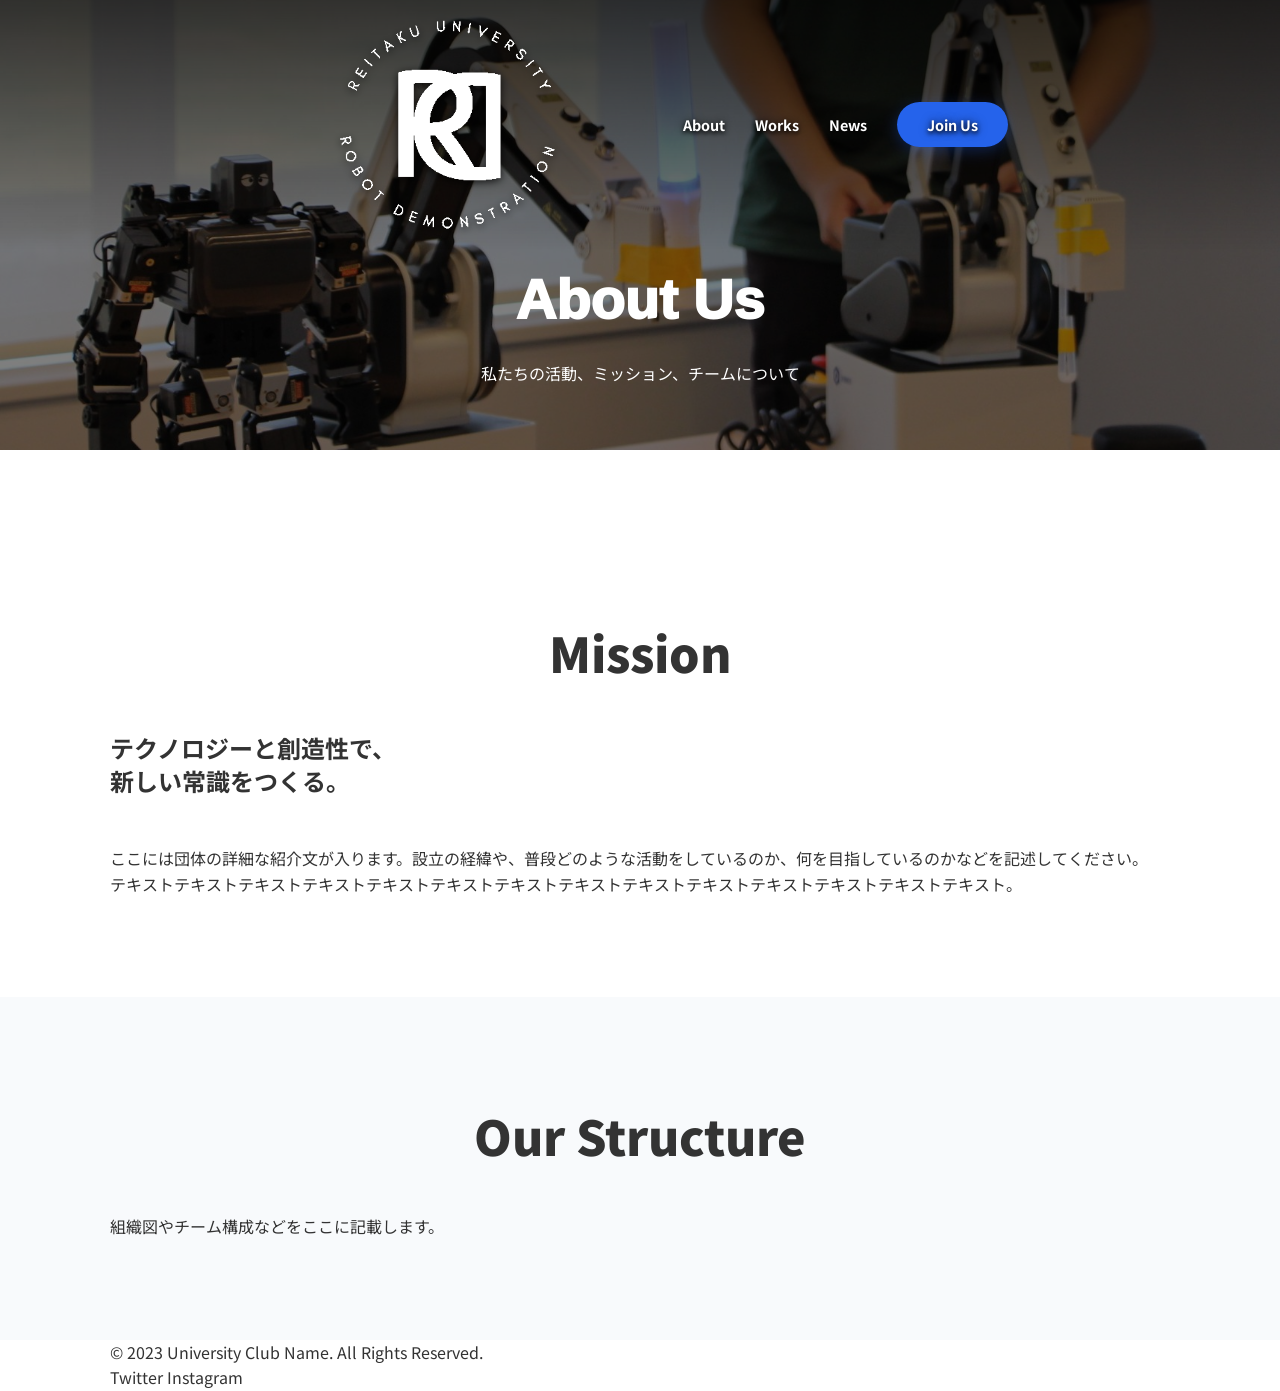
<file: public/about.html>
<!DOCTYPE html>
<html lang="ja">
<head>
    <meta charset="UTF-8">
    <meta name="viewport" content="width=device-width, initial-scale=1.0">
    <title>About Us | 麗澤ロボットデモ隊</title>
    <link rel="icon" type="image/x-icon" href="assets/img/logo.ico">
    <link rel="preconnect" href="https://fonts.googleapis.com">
    <link rel="preconnect" href="https://fonts.gstatic.com" crossorigin>
    <link href="https://fonts.googleapis.com/css2?family=Noto+Sans+JP:wght@400;700;900&display=swap" rel="stylesheet">
    <link rel="stylesheet" href="assets/css/style.css">
    <!-- 下層ページ用の一時的なスタイル（本来はstyle.cssに記述推奨） -->
    <style>
        .page-header {
            position: relative;
            height: 50vh;
            min-height: 400px;
            display: flex;
            align-items: center;
            justify-content: center;
            background-image: url('assets/img/title.JPG'); /* 背景画像 */
            background-size: cover;
            background-position: center;
            color: #fff;
            margin-bottom: 4rem;
        }
        .page-header::before {
            content: '';
            position: absolute;
            top: 0; left: 0; width: 100%; height: 100%;
            background: rgba(0,0,0,0.5); /* 文字を見やすくする暗いフィルター */
        }
        .page-title-content {
            position: relative;
            z-index: 2;
            text-align: center;
            margin-top: 12rem; /* 位置を下に調整 */
        }
        .page-title {
            font-size: 3.5rem;
            font-weight: 1000;
            margin-bottom: 1rem;
            font-family: 'Montserrat', sans-serif;
        }
    </style>
</head>
<body>

    <!-- Navigation (index.htmlと共通) -->
    <nav class="navbar">
        <div class="container nav-container">
            <a href="index.html" class="logo">
                <img src="assets/img/logo.png" alt="麗澤ロボットデモ隊">
            </a>

            <div class="menu-toggle" id="mobile-menu">
                <span class="bar"></span>
                <span class="bar"></span>
                <span class="bar"></span>
            </div>

            <ul class="nav-links">
                <!-- 自ページへのリンクはクラスなどで現在地表示をしても良い -->
              <li><a href="./about.html">About</a></li>
              <li><a href="./works.html">Works</a></li>
              <li><a href="./news.html">News</a></li>
              <li><a href="./join.html" class="btn-primary">Join Us</a></li>
            </ul>
        </div>
    </nav>

    <!-- Page Header (下層ページ用のヘッダー) -->
    <header class="page-header">
        <div class="page-title-content fade-in">
            <h1 class="page-title">About Us</h1>
            <p>私たちの活動、ミッション、チームについて</p>
        </div>
    </header>

    <!-- Main Content -->
    <main>
        <section class="section">
            <div class="container">
                <div class="about-text">
                    <h2 class="section-title">Mission</h2>
                    <p class="lead" style="margin-bottom: 3rem;">テクノロジーと創造性で、<br>新しい常識をつくる。</p>

                    <p>ここには団体の詳細な紹介文が入ります。設立の経緯や、普段どのような活動をしているのか、何を目指しているのかなどを記述してください。</p>
                    <p>テキストテキストテキストテキストテキストテキストテキストテキストテキストテキストテキストテキストテキストテキスト。</p>
                </div>
            </div>
        </section>

        <!-- メンバー紹介や沿革などをここに追加 -->
        <section class="section bg-light">
            <div class="container">
                <h2 class="section-title">Our Structure</h2>
                <p>組織図やチーム構成などをここに記載します。</p>
            </div>
        </section>
    </main>

    <!-- Footer -->
    <footer class="footer">
        <div class="container footer-content">
            <p>&copy; 2023 University Club Name. All Rights Reserved.</p>
            <div class="social-links">
                <a href="#">Twitter</a>
                <a href="#">Instagram</a>
            </div>
        </div>
    </footer>

    <script src="../src/js/script.js"></script>
</body>
</html>
</file>
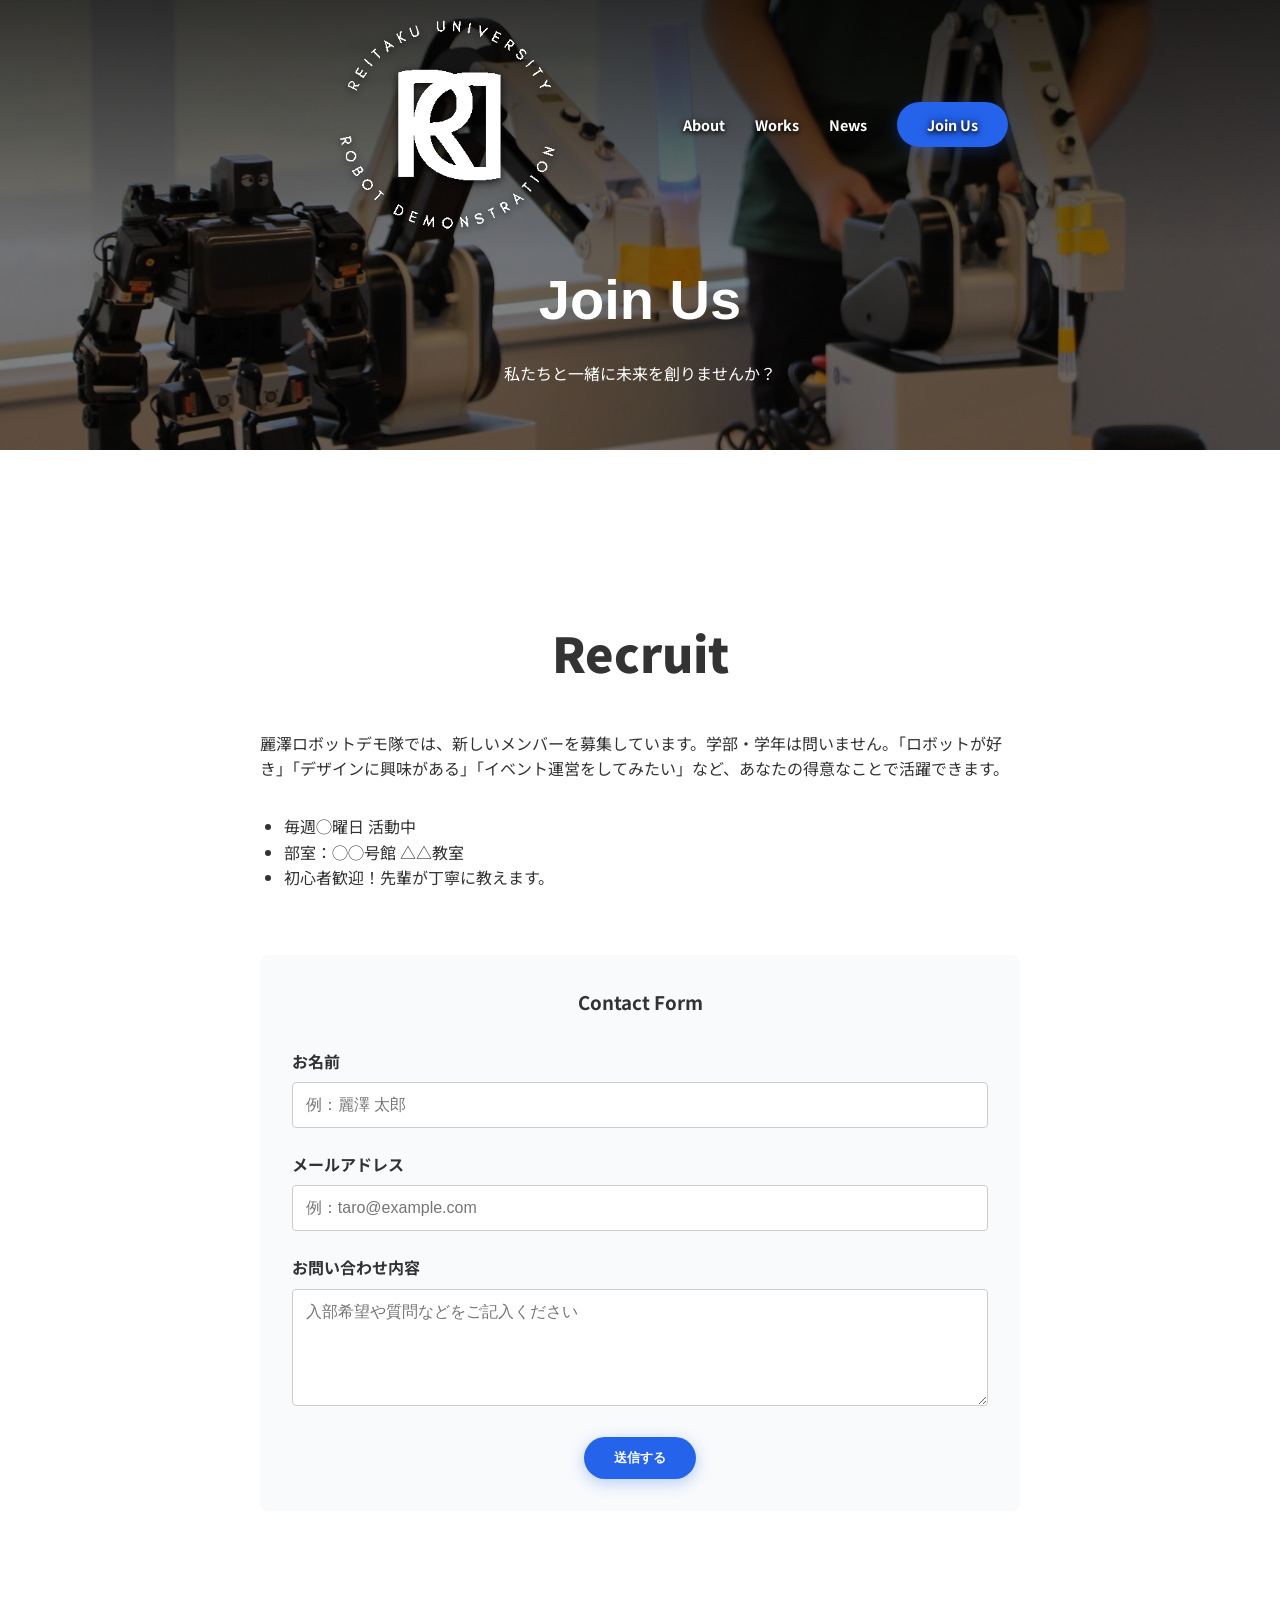
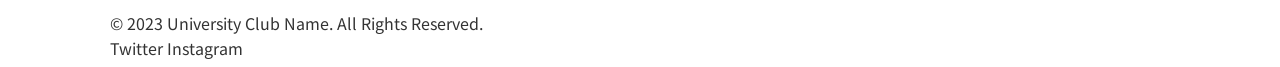
<file: public/join.html>
<!DOCTYPE html>
<html lang="ja">
<head>
    <meta charset="UTF-8">
    <meta name="viewport" content="width=device-width, initial-scale=1.0">
    <title>Join Us | 麗澤ロボットデモ隊</title>
    <link rel="icon" type="image/x-icon" href="assets/img/logo.ico">
    <link rel="preconnect" href="https://fonts.googleapis.com">
    <link rel="preconnect" href="https://fonts.gstatic.com" crossorigin>
    <link href="https://fonts.googleapis.com/css2?family=Noto+Sans+JP:wght@400;700;900&display=swap" rel="stylesheet">
    <link rel="stylesheet" href="assets/css/style.css">
    <style>
        /* 下層ページ用のヘッダースタイル */
        .page-header {
            position: relative;
            height: 50vh;
            min-height: 400px;
            display: flex;
            align-items: center;
            justify-content: center;
            background-image: url('assets/img/title.JPG');
            background-size: cover;
            background-position: center;
            color: #fff;
            margin-bottom: 4rem;
        }
        .page-header::before {
            content: '';
            position: absolute;
            top: 0; left: 0; width: 100%; height: 100%;
            background: rgba(0,0,0,0.5);
        }
        .page-title-content {
            position: relative;
            z-index: 2;
            text-align: center;
            margin-top: 12rem; /* 位置を下に調整 */
        }
        .page-title {
            font-size: 3.5rem;
            font-weight: 900;
            margin-bottom: 1rem;
            font-family: 'Montserrat', sans-serif;
        }

        /* フォーム用の簡易スタイル */
        .form-group { margin-bottom: 1.5rem; }
        .form-label { display: block; margin-bottom: 0.5rem; font-weight: bold; }
        .form-control {
            width: 100%;
            padding: 0.8rem;
            border: 1px solid #ccc;
            border-radius: 4px;
            font-size: 1rem;
        }
    </style>
</head>
<body>

    <!-- Navigation -->
    <nav class="navbar">
        <div class="container nav-container">
            <a href="index.html" class="logo">
                <img src="assets/img/logo.png" alt="麗澤ロボットデモ隊">
            </a>

            <div class="menu-toggle" id="mobile-menu">
                <span class="bar"></span>
                <span class="bar"></span>
                <span class="bar"></span>
            </div>

            <ul class="nav-links">
                <li><a href="./about.html">About</a></li>
                <li><a href="./works.html">Works</a></li>
                <li><a href="./news.html">News</a></li>
                <li><a href="./join.html" class="btn-primary">Join Us</a></li>
            </ul>
        </div>
    </nav>

    <!-- Page Header -->
    <header class="page-header">
        <div class="page-title-content fade-in">
            <h1 class="page-title">Join Us</h1>
            <p>私たちと一緒に未来を創りませんか？</p>
        </div>
    </header>

    <!-- Main Content -->
    <main>
        <section class="section">
            <div class="container" style="max-width: 800px;">
                <h2 class="section-title text-center">Recruit</h2>
                <div class="about-text" style="margin-bottom: 4rem;">
                    <p>麗澤ロボットデモ隊では、新しいメンバーを募集しています。学部・学年は問いません。「ロボットが好き」「デザインに興味がある」「イベント運営をしてみたい」など、あなたの得意なことで活躍できます。</p>
                    <ul style="margin-top: 2rem; list-style-type: disc; padding-left: 1.5rem;">
                        <li>毎週◯曜日 活動中</li>
                        <li>部室：◯◯号館 △△教室</li>
                        <li>初心者歓迎！先輩が丁寧に教えます。</li>
                    </ul>
                </div>

                <div class="contact-form bg-light" style="padding: 2rem; border-radius: 8px;">
                    <h3 class="text-center" style="margin-bottom: 2rem;">Contact Form</h3>
                    <form>
                        <div class="form-group">
                            <label class="form-label">お名前</label>
                            <input type="text" class="form-control" placeholder="例：麗澤 太郎">
                        </div>
                        <div class="form-group">
                            <label class="form-label">メールアドレス</label>
                            <input type="email" class="form-control" placeholder="例：taro@example.com">
                        </div>
                        <div class="form-group">
                            <label class="form-label">お問い合わせ内容</label>
                            <textarea class="form-control" rows="5" placeholder="入部希望や質問などをご記入ください"></textarea>
                        </div>
                        <div class="text-center">
                            <button type="submit" class="btn-primary" style="cursor: pointer; border: none;">送信する</button>
                        </div>
                    </form>
                </div>
            </div>
        </section>
    </main>

    <!-- Footer -->
    <footer class="footer">
        <div class="container footer-content">
            <p>&copy; 2023 University Club Name. All Rights Reserved.</p>
            <div class="social-links">
                <a href="#">Twitter</a>
                <a href="#">Instagram</a>
            </div>
        </div>
    </footer>

    <script src="../src/js/script.js"></script>
</body>
</html>
</file>
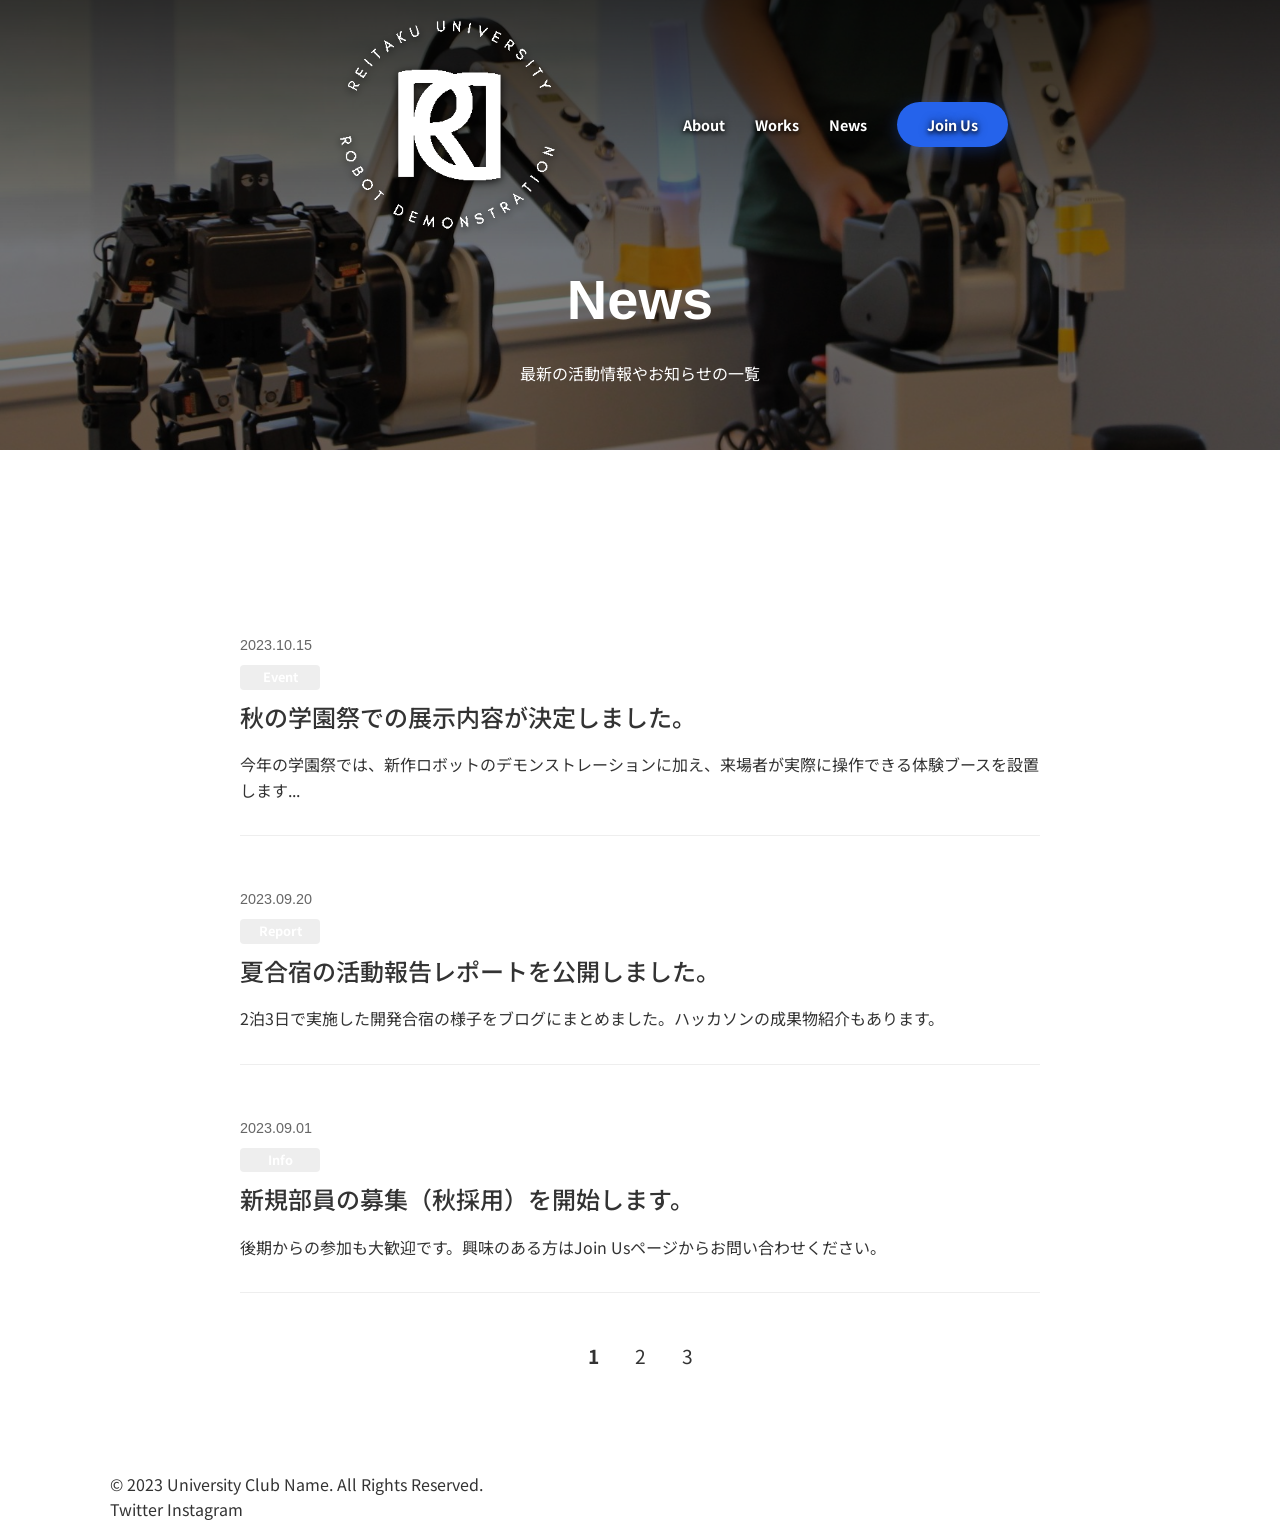
<file: public/news.html>
<!DOCTYPE html>
<html lang="ja">
<head>
    <meta charset="UTF-8">
    <meta name="viewport" content="width=device-width, initial-scale=1.0">
    <title>News | 麗澤ロボットデモ隊</title>
    <link rel="preconnect" href="https://fonts.googleapis.com">
    <link rel="icon" type="image/x-icon" href="assets/img/logo.ico">
    <link rel="preconnect" href="https://fonts.gstatic.com" crossorigin>
    <link href="https://fonts.googleapis.com/css2?family=Noto+Sans+JP:wght@400;700;900&display=swap" rel="stylesheet">
    <link rel="stylesheet" href="assets/css/style.css">
    <style>
        /* 下層ページ用のヘッダースタイル (about.htmlと同様) */
        .page-header {
            position: relative;
            height: 50vh;
            min-height: 400px;
            display: flex;
            align-items: center;
            justify-content: center;
            background-image: url('assets/img/title.JPG');
            background-size: cover;
            background-position: center;
            color: #fff;
            margin-bottom: 4rem;
        }
        .page-header::before {
            content: '';
            position: absolute;
            top: 0; left: 0; width: 100%; height: 100%;
            background: rgba(0,0,0,0.5);
        }
        .page-title-content {
            position: relative;
            z-index: 2;
            text-align: center;
            margin-top: 12rem; /* 位置を下に調整 */
        }
        .page-title {
            font-size: 3.5rem;
            font-weight: 900;
            margin-bottom: 1rem;
            font-family: 'Montserrat', sans-serif;
        }
    </style>
</head>
<body>

    <!-- Navigation -->
    <nav class="navbar">
        <div class="container nav-container">
            <a href="index.html" class="logo">
                <img src="assets/img/logo.png" alt="麗澤ロボットデモ隊">
            </a>

            <div class="menu-toggle" id="mobile-menu">
                <span class="bar"></span>
                <span class="bar"></span>
                <span class="bar"></span>
            </div>

            <ul class="nav-links">
                <li><a href="./about.html">About</a></li>
                <li><a href="./works.html">Works</a></li>
                <li><a href="./news.html">News</a></li>
                <li><a href="./join.html" class="btn-primary">Join Us</a></li>
            </ul>
        </div>
    </nav>

    <!-- Page Header -->
    <header class="page-header">
        <div class="page-title-content fade-in">
            <h1 class="page-title">News</h1>
            <p>最新の活動情報やお知らせの一覧</p>
        </div>
    </header>

    <!-- Main Content -->
    <main>
        <section class="section">
            <div class="container">
                <!-- ニュースリスト (トップページより詳細なリストを想定) -->
                <div class="news-list">
                    <article class="news-item" style="display:flex; flex-direction:column; align-items:flex-start; margin-bottom: 2rem; border-bottom: 1px solid #eee; padding-bottom: 2rem;">
                        <span class="news-date" style="color:#666; font-size:0.9rem;">2023.10.15</span>
                        <span class="news-cat" style="background:#eee; padding:2px 8px; font-size:0.8rem; margin: 0.5rem 0;">Event</span>
                        <h3 class="news-title" style="font-size:1.5rem; margin-bottom:1rem;">秋の学園祭での展示内容が決定しました。</h3>
                        <p>今年の学園祭では、新作ロボットのデモンストレーションに加え、来場者が実際に操作できる体験ブースを設置します...</p>
                    </article>

                    <article class="news-item" style="display:flex; flex-direction:column; align-items:flex-start; margin-bottom: 2rem; border-bottom: 1px solid #eee; padding-bottom: 2rem;">
                        <span class="news-date" style="color:#666; font-size:0.9rem;">2023.09.20</span>
                        <span class="news-cat" style="background:#eee; padding:2px 8px; font-size:0.8rem; margin: 0.5rem 0;">Report</span>
                        <h3 class="news-title" style="font-size:1.5rem; margin-bottom:1rem;">夏合宿の活動報告レポートを公開しました。</h3>
                        <p>2泊3日で実施した開発合宿の様子をブログにまとめました。ハッカソンの成果物紹介もあります。</p>
                    </article>

                    <article class="news-item" style="display:flex; flex-direction:column; align-items:flex-start; margin-bottom: 2rem; border-bottom: 1px solid #eee; padding-bottom: 2rem;">
                        <span class="news-date" style="color:#666; font-size:0.9rem;">2023.09.01</span>
                        <span class="news-cat" style="background:#eee; padding:2px 8px; font-size:0.8rem; margin: 0.5rem 0;">Info</span>
                        <h3 class="news-title" style="font-size:1.5rem; margin-bottom:1rem;">新規部員の募集（秋採用）を開始します。</h3>
                        <p>後期からの参加も大歓迎です。興味のある方はJoin Usページからお問い合わせください。</p>
                    </article>
                </div>

                <!-- ページネーションなどのプレースホルダー -->
                <div style="text-align:center; margin-top:3rem;">
                    <span style="font-size:1.2rem; margin:0 1rem; font-weight:bold;">1</span>
                    <a href="#" style="font-size:1.2rem; margin:0 1rem; text-decoration:none;">2</a>
                    <a href="#" style="font-size:1.2rem; margin:0 1rem; text-decoration:none;">3</a>
                </div>
            </div>
        </section>
    </main>

    <!-- Footer -->
    <footer class="footer">
        <div class="container footer-content">
            <p>&copy; 2023 University Club Name. All Rights Reserved.</p>
            <div class="social-links">
                <a href="#">Twitter</a>
                <a href="#">Instagram</a>
            </div>
        </div>
    </footer>

    <script src="../src/js/script.js"></script>
</body>
</html>
</file>
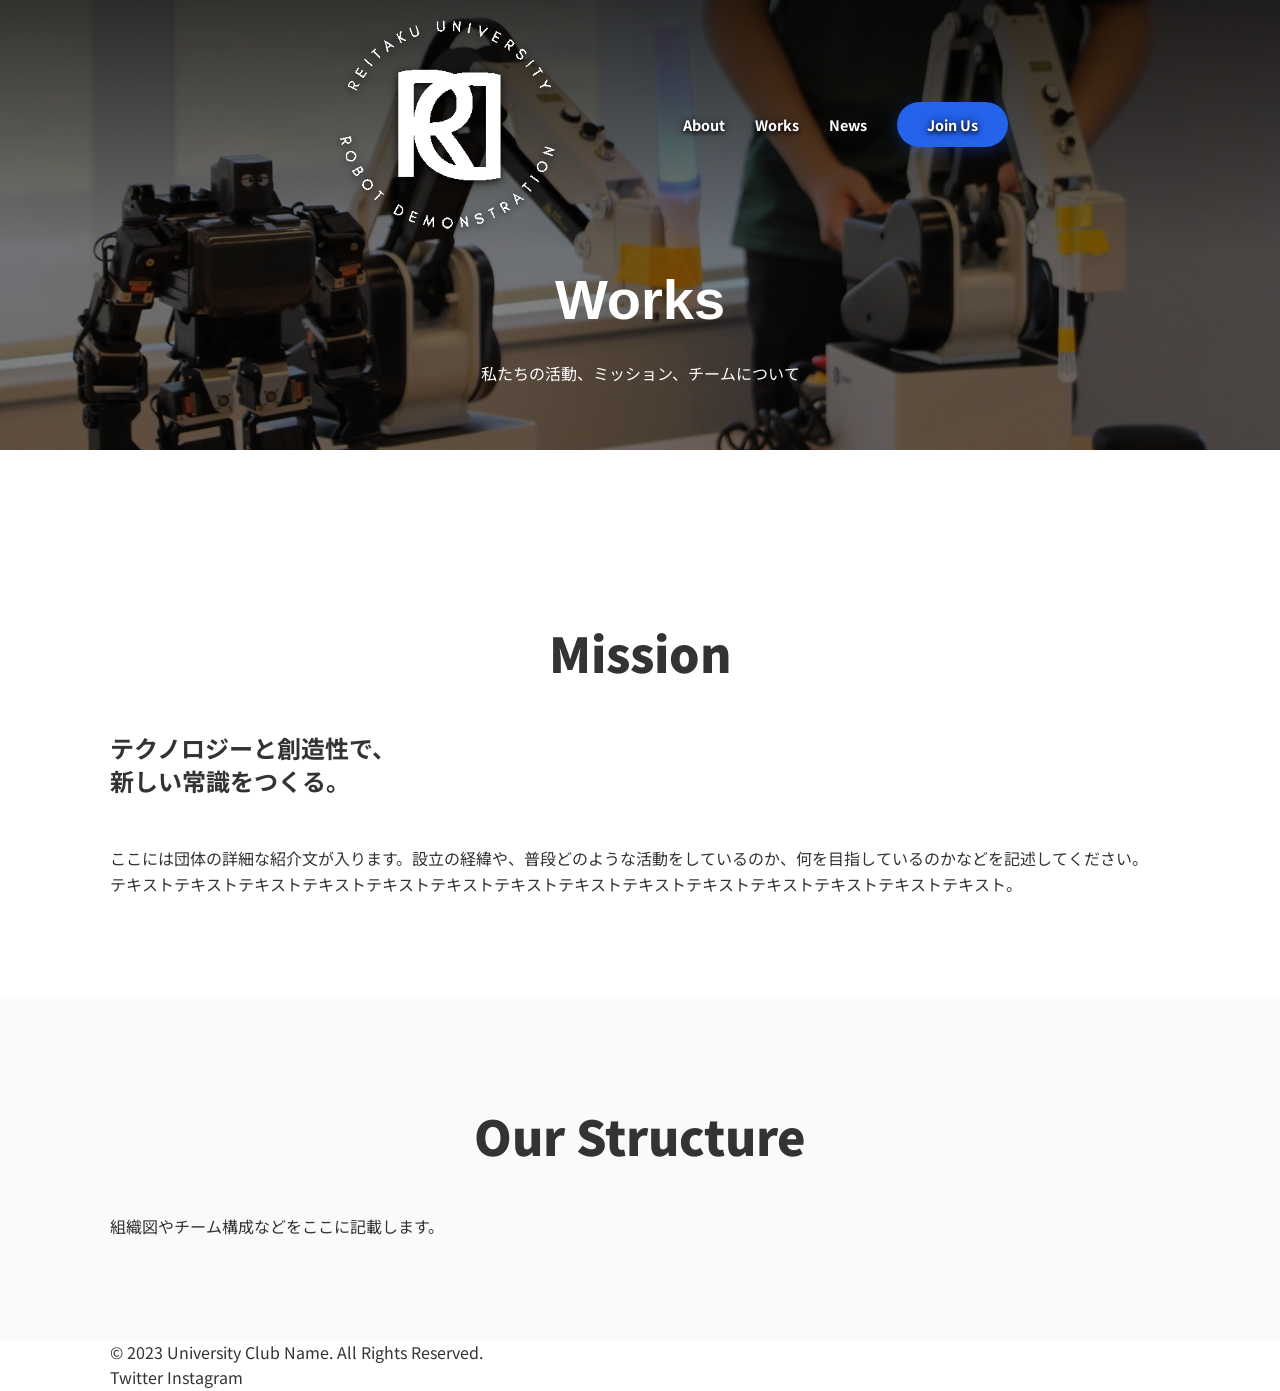
<file: public/works.html>
<!DOCTYPE html>
<html lang="ja">
<head>
    <meta charset="UTF-8">
    <meta name="viewport" content="width=device-width, initial-scale=1.0">
    <title>Works | 麗澤ロボットデモ隊</title>
    <link rel="preconnect" href="https://fonts.googleapis.com">
    <link rel="icon" type="image/x-icon" href="assets/img/logo.ico">
    <link rel="preconnect" href="https://fonts.gstatic.com" crossorigin>
    <link href="https://fonts.googleapis.com/css2?family=Noto+Sans+JP:wght@400;700;900&display=swap" rel="stylesheet">
    <link rel="stylesheet" href="assets/css/style.css">
    <!-- 下層ページ用の一時的なスタイル（本来はstyle.cssに記述推奨） -->
    <style>
        .page-header {
            position: relative;
            height: 50vh;
            min-height: 400px;
            display: flex;
            align-items: center;
            justify-content: center;
            background-image: url('assets/img/title.JPG'); /* 背景画像 */
            background-size: cover;
            background-position: center;
            color: #fff;
            margin-bottom: 4rem;
        }
        .page-header::before {
            content: '';
            position: absolute;
            top: 0; left: 0; width: 100%; height: 100%;
            background: rgba(0,0,0,0.5); /* 文字を見やすくする暗いフィルター */
        }
        .page-title-content {
            position: relative;
            z-index: 2;
            text-align: center;
            margin-top: 12rem;
        }
        .page-title {
            font-size: 3.5rem;
            font-weight: 900;
            margin-bottom: 1rem;
            font-family: 'Montserrat', sans-serif;
        }
    </style>
</head>
<body>

    <!-- Navigation (index.htmlと共通) -->
    <nav class="navbar">
        <div class="container nav-container">
            <a href="index.html" class="logo">
                <img src="assets/img/logo.png" alt="麗澤ロボットデモ隊">
            </a>

            <div class="menu-toggle" id="mobile-menu">
                <span class="bar"></span>
                <span class="bar"></span>
                <span class="bar"></span>
            </div>

            <ul class="nav-links">
                <!-- 自ページへのリンクはクラスなどで現在地表示をしても良い -->
                <li><a href="./about.html">About</a></li>
                <!-- 他のセクションへのリンクはindex.htmlへのアンカーに変更 -->
                <li><a href="./works.html">Works</a></li>
                <li><a href="./news.html">News</a></li>
                <li><a href="#contact" class="btn-primary">Join Us</a></li>
            </ul>
        </div>
    </nav>

    <!-- Page Header (下層ページ用のヘッダー) -->
    <header class="page-header">
        <div class="page-title-content fade-in">
            <h1 class="page-title">Works</h1>
            <p>私たちの活動、ミッション、チームについて</p>
        </div>
    </header>

    <!-- Main Content -->
    <main>
        <section class="section">
            <div class="container">
                <div class="about-text">
                    <h2 class="section-title">Mission</h2>
                    <p class="lead" style="margin-bottom: 3rem;">テクノロジーと創造性で、<br>新しい常識をつくる。</p>

                    <p>ここには団体の詳細な紹介文が入ります。設立の経緯や、普段どのような活動をしているのか、何を目指しているのかなどを記述してください。</p>
                    <p>テキストテキストテキストテキストテキストテキストテキストテキストテキストテキストテキストテキストテキストテキスト。</p>
                </div>
            </div>
        </section>

        <!-- メンバー紹介や沿革などをここに追加 -->
        <section class="section bg-light">
            <div class="container">
                <h2 class="section-title">Our Structure</h2>
                <p>組織図やチーム構成などをここに記載します。</p>
            </div>
        </section>
    </main>

    <!-- Footer -->
    <footer class="footer">
        <div class="container footer-content">
            <p>&copy; 2023 University Club Name. All Rights Reserved.</p>
            <div class="social-links">
                <a href="#">Twitter</a>
                <a href="#">Instagram</a>
            </div>
        </div>
    </footer>

    <script src="../src/js/script.js"></script>
</body>
</html>
</file>
<file: public/assets/css/style.css>
:root {
    --primary-color: #2563eb;
    --accent-color: #e74c3c;
    --text-color: #333;
    --bg-color: #fff;
    --bg-light: #f8fafc;

    /* PC Nav Settings */
    --nav-height: 250px;         /* PC: 初期状態の高さ */
    --nav-height-scroll: 80px;   /* PC: スクロール時の高さ */

    /* Mobile Nav Settings (ここを追加・調整可能に) */
    --nav-height-mobile: 200px;        /* スマホ: 初期状態の高さ */
    --nav-height-scroll-mobile: 100px; /* スマホ: スクロール時の高さ */

    /* Logo Size Settings (ここでロゴサイズを指定) */
    --logo-height: 350px;        /* PC: 通常時の高さ */
    --logo-height-scroll: 100px; /* PC: スクロール時の高さ */

    /* スマホ用ロゴ設定 */
    --logo-height-mobile: 250px;        /* スマホ: 高さ */
    --logo-height-scroll-mobile: 120px;  /* スマホ: スクロール時の高さ (追加) */

    --transition: all 0.3s ease;
    --font-heading: 'Montserrat', sans-serif;
    --font-body: 'Noto Sans JP', sans-serif;
}

/* Base Font Size Settings for different screens */
html {
    font-size: 16px;
}

@media (max-width: 768px) {
    html {
        font-size: 15px;
    }
}

@media (max-width: 480px) {
    html {
        font-size: 14px;
    }
}

* {
    margin: 0;
    padding: 0;
    box-sizing: border-box;
}

body {
    font-family: var(--font-body);
    color: var(--text-color);
    line-height: 1.6;
    overflow-x: hidden;
    background-color: var(--bg-color);
}

a { text-decoration: none; color: inherit; }
ul { list-style: none; }

/* Utilities */
.container {
    max-width: 1100px;
    margin: 0 auto;
    padding: 0 20px;
}

.section { padding: 100px 0; position: relative; }
.bg-light { background-color: var(--bg-light); }

/* Navigation */
.navbar {
    position: fixed; /* stickyから変更: 動画の上に重ねる */
    top: 0;
    width: 100%;
    height: var(--nav-height);
    background: transparent; /* 初期状態は透明 */
    display: flex;
    align-items: center;
    z-index: 1000;
    transition: var(--transition); /* 高さの変化もアニメーション */
    border-bottom: none;
}

.navbar.scrolled {
    background: rgba(255, 255, 255, 0.98); /* スクロール時は白背景 */
    box-shadow: 0 2px 10px rgba(0,0,0,0.1);
    height: var(--nav-height-scroll); /* 変数に変更 */
}

.nav-container {
    width: 100%;
    display: flex;
    justify-content: center;
    align-items: center;
    gap: 60px;
}

/* --- ここから修正：スクロール前のスタイル強化 --- */

/* スクロールしていない時だけ、ナビゲーション背景に薄い黒グラデーションを敷くことで文字を見やすくする */
.navbar:not(.scrolled) {
    background: linear-gradient(to bottom, rgba(0,0,0,0.6) 0%, transparent 100%);
}

/* スクロールしていない時のリンク文字（白文字＋強めの影） */
.navbar:not(.scrolled) .nav-links a {
    color: #fff;
    text-shadow: 0 0 10px rgba(0,0,0,0.7), 0 2px 4px rgba(0,0,0,0.9); /* 影を重ね掛けして視認性アップ */
}

/* スクロールしていない時のロゴ（黒いロゴ画像を白く反転＋影） */
.navbar:not(.scrolled) .logo img {
    filter: brightness(0) invert(1) drop-shadow(0 2px 4px rgba(0,0,0,0.8));
}

/* スクロールしていない時のハンバーガーメニュー */
.navbar:not(.scrolled) .menu-toggle .bar {
    background-color: #fff;
    box-shadow: 0 1px 3px rgba(0,0,0,0.8);
}

/* --- 修正ここまで --- */

/* スクロールした時の文字色（通常色に戻す） */
.navbar.scrolled .nav-links a {
    color: var(--text-color);
}

.logo {
    /* 画像配置用にフレックスボックス化 */
    display: flex;
    align-items: center;
}

/* 旧設定：固定サイズ
.logo img {
    height: 50px;
    width: auto;
    ...
}
*/

/* 新設定：自動調整 */
.logo img {
    height: var(--logo-height); /* 変数で指定した高さ */
    width: auto;                /* 幅は自動（比率維持） */
    max-width: 100%;
    display: block;
    transition: var(--transition);
    object-fit: contain;   /* 歪み防止 */
}

/* スクロール時にロゴ画像も小さくする */
.navbar.scrolled .logo img {
    height: var(--logo-height-scroll); /* 変数で指定した高さ */
    max-height: none; /* 上書きされないようにリセット */
}

.nav-links { display: flex; gap: 30px; align-items: center; }
.nav-links a { font-weight: 700; font-size: 0.9rem; transition: var(--transition); }
.nav-links a:hover { color: var(--primary-color); }

.btn-primary {
    background: var(--primary-color);
    color: #fff !important;
    padding: 12px 30px;
    border-radius: 50px;
    font-weight: 700;
    transition: var(--transition);
    box-shadow: 0 4px 15px rgba(37, 99, 235, 0.3);
}
.btn-primary:hover {
    transform: translateY(-2px);
    box-shadow: 0 4px 15px rgba(37, 99, 235, 0.4);
}

.menu-toggle {
    display: none;
    flex-direction: column;
    cursor: pointer;
}

.menu-toggle .bar {
    width: 25px;
    height: 3px;
    background-color: var(--text-color);
    margin: 3px 0;
    transition: 0.4s;
}

/* Hero Section */
.hero {
    height: 100vh; /* ナビゲーション分の減算を削除し、画面いっぱいに */
    display: flex;
    align-items: center;
    justify-content: center;
    text-align: center;
    position: relative;
    /* 背景画像を削除し、動画要素に任せる */
    color: #fff;
    clip-path: polygon(0 0, 100% 0, 100% 85%, 0 100%);
    overflow: hidden; /* 動画のサイズ調整用 */
}

/* 背景動画のスタイル */
.hero-video {
    position: absolute;
    top: 0;
    left: 0;
    width: 100%;
    height: 100%;
    object-fit: cover; /* コンテナに合わせてトリミングし、歪みを防ぐ */
    z-index: -1;
}

.bg-overlay {
    position: absolute;
    top: 0; left: 0; width: 100%; height: 100%;
    /* 背景を暗くして文字を見やすくする & グリッド */
    background: linear-gradient(to bottom, rgba(0,0,0,0.3), rgba(0,0,0,0.8)),
                linear-gradient(rgba(255, 255, 255, 0.03) 1px, transparent 1px),
                linear-gradient(90deg, rgba(255, 255, 255, 0.03) 1px, transparent 1px);
    background-size: 100% 100%, 50px 50px, 50px 50px;
    z-index: 1;
}

.hero-content {
    position: relative;
    z-index: 2;
    max-width: 800px;
    padding: 0 20px;
}

.hero-title {
    font-family: "DM Serif Text", serif;
    font-weight: 400;
    font-style: normal;
    /* Fluid typography: Min 2.5rem, Preferred 8vw, Max 5rem */
    font-size: clamp(5em, 8vw, 5rem);
    font-weight: 900;
    margin-bottom: 20px;
    line-height: 1.1;
    letter-spacing: -2px;
    background: linear-gradient(45deg, #fff, #cff4d2);
    -webkit-background-clip: text;
    -webkit-text-fill-color: transparent;
    /* グラデーション文字用の影 */
    filter: drop-shadow(0 4px 10px rgba(0,0,0,0.6));
    margin-top: 12rem;
}

.hero-subtitle {
    /* Fluid typography: Min 1rem, Preferred 3vw, Max 1.2rem */
    font-size: clamp(1rem, 3vw, 1.2rem);
    margin-bottom: 40px;
    opacity: 0.9;
    /* 通常文字用の影 */
    text-shadow: 0 2px 4px rgba(0,0,0,0.8);
}

.btn-outline {
    border: 2px solid #fff;
    padding: 12px 30px;
    border-radius: 50px;
    font-weight: 700;
    transition: var(--transition);
}
.btn-outline:hover {
    background: #fff;
    color: #333;
}

/* About Section */
.section-title {
    /* Fluid typography: Min 2rem, Preferred 5vw, Max 3rem */
    font-size: clamp(2rem, 5vw, 3rem);
    font-weight: 900;
    margin-bottom: 40px;
    text-align: center;
}
.section-title.text-left { text-align: left; }
.section-title.text-left::after { margin: 15px 0 0; }

.lead {
    /* Fluid typography: Min 1.1rem, Preferred 3vw, Max 1.5rem */
    font-size: clamp(1.1rem, 3vw, 1.5rem);
    font-weight: 700;
    margin-bottom: 20px;
    line-height: 1.4;
}

.about-grid {
    display: grid;
    grid-template-columns: 1fr 1fr;
    gap: 80px;
    align-items: center;
}

.about-image {
    position: relative;
    z-index: 1;
}
.about-image img {
    width: 100%;
    height: 100%;       /* 親要素に合わせる */
    object-fit: cover;  /* 親要素の形に合わせてトリミング */
    border-radius: 8px; /* デザインに合わせて調整 */
}
.about-image .accent-box {
    position: absolute;
    bottom: -20px;
    left: -20px;
    width: 70%;
    height: 70%;
    background: var(--primary-color);
    z-index: -1;
    opacity: 0.1;
    border-radius: 10px;
}

.btn-text {
    display: inline-flex;
    align-items: center;
    font-weight: 700;
    color: var(--primary-color);
    margin-top: 20px;
    font-size: 1.1rem;
    position: relative;
    padding-bottom: 5px;
}
.btn-text::after {
    content: '';
    position: absolute;
    bottom: 0; left: 0;
    width: 0; height: 2px;
    background: var(--primary-color);
    transition: var(--transition);
}
.btn-text:hover::after { width: 100%; }
.btn-text .arrow { margin-left: 10px; transition: var(--transition); }
.btn-text:hover .arrow { transform: translateX(5px); }

/* Works Section (replaces .card related generic grid mainly) */
.slant-top {
    /* Create a reverse slant background effect if needed, or just standard bg */
}

.section-header {
    text-align: center;
    max-width: 600px;
    margin: 0 auto 60px;
}
.section-desc { color: #666; }

.card {
    border: none; /* override existing */
}

.card-tag {
    display: inline-block;
    padding: 4px 12px;
    background: rgba(37, 99, 235, 0.1);
    color: var(--primary-color);
    font-size: 0.8rem;
    font-weight: 700;
    border-radius: 20px;
    margin-bottom: 10px;
}

.btn-primary-outline {
    display: inline-block;
    padding: 12px 40px;
    border: 2px solid var(--primary-color);
    color: var(--primary-color);
    font-weight: 700;
    border-radius: 50px;
    transition: var(--transition);
}
.btn-primary-outline:hover {
    background: var(--primary-color);
    color: #fff;
}

.mt-5 { margin-top: 50px; }
.text-center { text-align: center; }

/* News Section */
.news-list {
    max-width: 800px;
    margin: 0 auto;
}

.news-item {
    display: flex;
    align-items: center;
    padding: 20px 0;
    border-bottom: 1px solid #eee;
    transition: var(--transition);
}
.news-item:hover {
    padding-left: 15px;
    border-color: var(--primary-color);
}
.news-item:hover .news-title { color: var(--primary-color); }

.news-date {
    font-family: var(--font-heading);
    color: #999;
    font-size: 0.9rem;
    min-width: 100px;
}
.news-cat {
    font-size: 0.8rem;
    font-weight: 700;
    padding: 2px 10px;
    background: #333;
    color: #fff;
    border-radius: 4px;
    margin-right: 20px;
    min-width: 80px;
    text-align: center;
}
.news-title {
    font-weight: 500;
    transition: var(--transition);
}

/* Animation Classes */
.fade-in {
    opacity: 0;
    transform: translateY(30px);
    transition: opacity 0.8s ease-out, transform 0.8s ease-out;
}

.fade-in.visible {
    opacity: 1;
    transform: translateY(0);
}

.delay-100 { transition-delay: 0.1s; }
.delay-200 { transition-delay: 0.2s; }
.delay-300 { transition-delay: 0.3s; }

/* Responsive */
@media (max-width: 768px) {
    .section { padding: 60px 0; }

    /* モバイル時は変数で高さを制御 */
    .navbar {
        height: var(--nav-height-mobile);
    }

    /* モバイルでのスクロール時の高さ制御を追加 */
    .navbar.scrolled {
        height: var(--nav-height-scroll-mobile);
    }

    /* モバイル時は操作性を考慮して左右配置に戻す */
    .nav-container {
        justify-content: space-between;
        gap: 0;
    }

    /* モバイル用ロゴサイズ調整（通常時） */
    .logo img {
        height: var(--logo-height-mobile);
        max-height: none;
    }

    /* モバイルでのスクロール時のロゴサイズ調整（追加） */
    .navbar.scrolled .logo img {
        height: var(--logo-height-scroll-mobile);
    }

    /* Note: Font sizes for titles are now handled by clamp() above */

    .hero-title {
        margin-bottom: 15px;
    }

    .hero-subtitle {
        padding: 0 10px;
    }

    /* Mobile Navigation */
    .menu-toggle {
        display: flex;
        z-index: 1001; /* Ensure above overlay */
    }

    .nav-links {
        position: fixed;
        top: 0;
        right: -100%;
        width: 80%;
        height: 100vh;
        background: rgba(255, 255, 255, 0.98);
        flex-direction: column;
        justify-content: center;
        align-items: center;
        transition: var(--transition);
        box-shadow: -5px 0 15px rgba(0,0,0,0.1);
    }

    .nav-links.active {
        right: 0;
    }

    .nav-links li {
        margin: 20px 0;
    }

    .nav-links li a {
        font-size: 1.2rem;
    }

    /* Hamburger Animation */
    .menu-toggle.is-active .bar:nth-child(1) {
        transform: rotate(-45deg) translate(-5px, 6px);
    }
    .menu-toggle.is-active .bar:nth-child(2) {
        opacity: 0;
    }
    .menu-toggle.is-active .bar:nth-child(3) {
        transform: rotate(45deg) translate(-5px, -6px);
    }

    /* Card Grid */
    .card-grid {
        display: grid;
        grid-template-columns: 1fr; /* Force single column */
        gap: 30px;
    }

    /* Adjust Card Typography for Mobile */
    .card-content h3 {
        font-size: 1.3rem;
    }
    .card-content p {
        font-size: 0.95rem;
    }

    .about-grid { grid-template-columns: 1fr; gap: 40px; }

    .news-item {
        flex-direction: column;
        align-items: flex-start;
        gap: 5px;
    }

    .news-date, .news-cat { margin-bottom: 5px; }

    .section-title { margin-bottom: 30px; }
}

/* Extra small devices */
@media (max-width: 480px) {
    .section-title {
        text-align: center !important; /* Force center on very small screens */
    }
    .section-title.text-left::after {
        margin: 15px auto 0;
    }

    .btn-primary, .btn-outline {
        padding: 10px 20px;
        font-size: 0.9rem;
        width: 100%; /* Full width buttons on mobile */
        text-align: center;
        display: block;
        margin-bottom: 10px;
    }

    .hero-scroll-indicator {
        bottom: 10%;
    }
}

/* 全画像の基本設定: 比率崩れ防止 */
img {
    max-width: 100%;
    height: auto; /* 高さを自動にすることで歪みを防ぐ */
    vertical-align: bottom;
}

/* Works Card Image Fix */
.card-image {
    height: 200px; /* カード画像の高さ指定、または既存の値 */
    background-size: cover;    /* 枠に合わせて画像を拡大縮小・トリミング */
    background-position: center; /* 中央を表示 */
    background-repeat: no-repeat;
}
</file>
